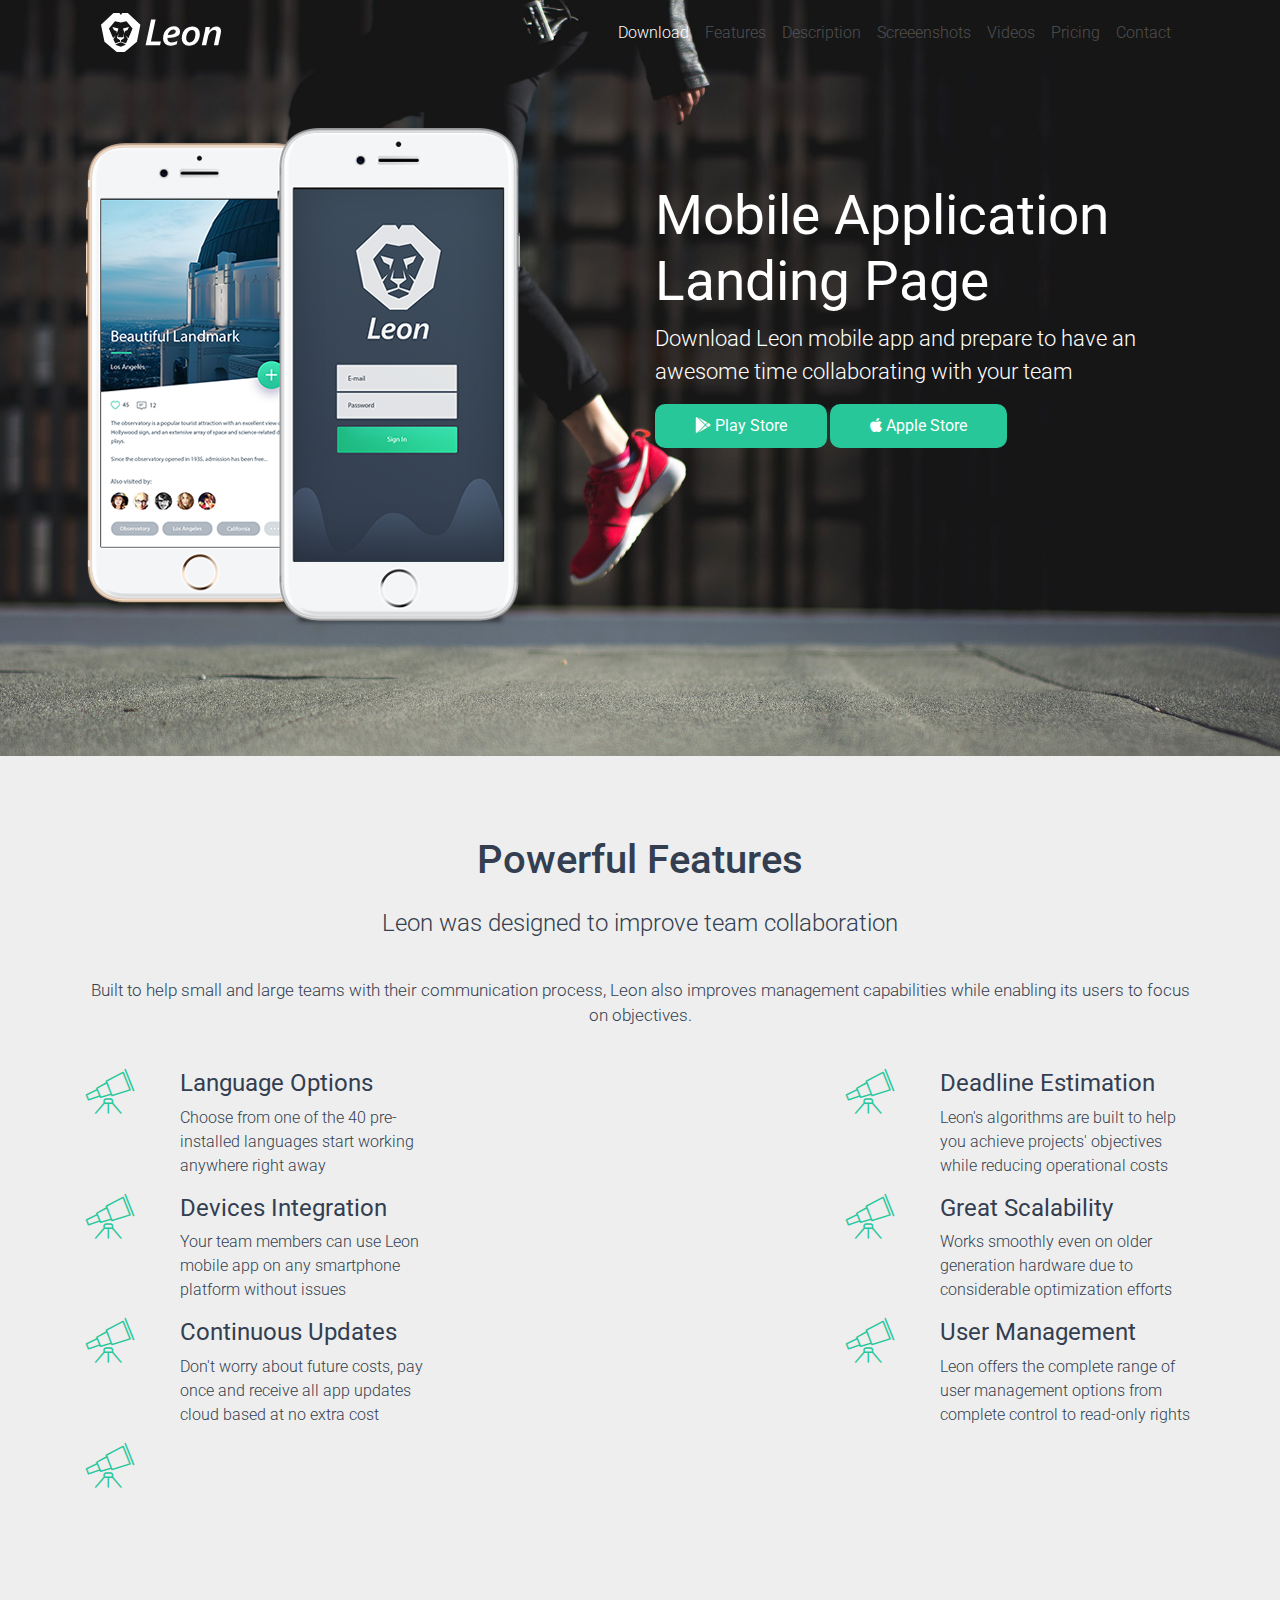
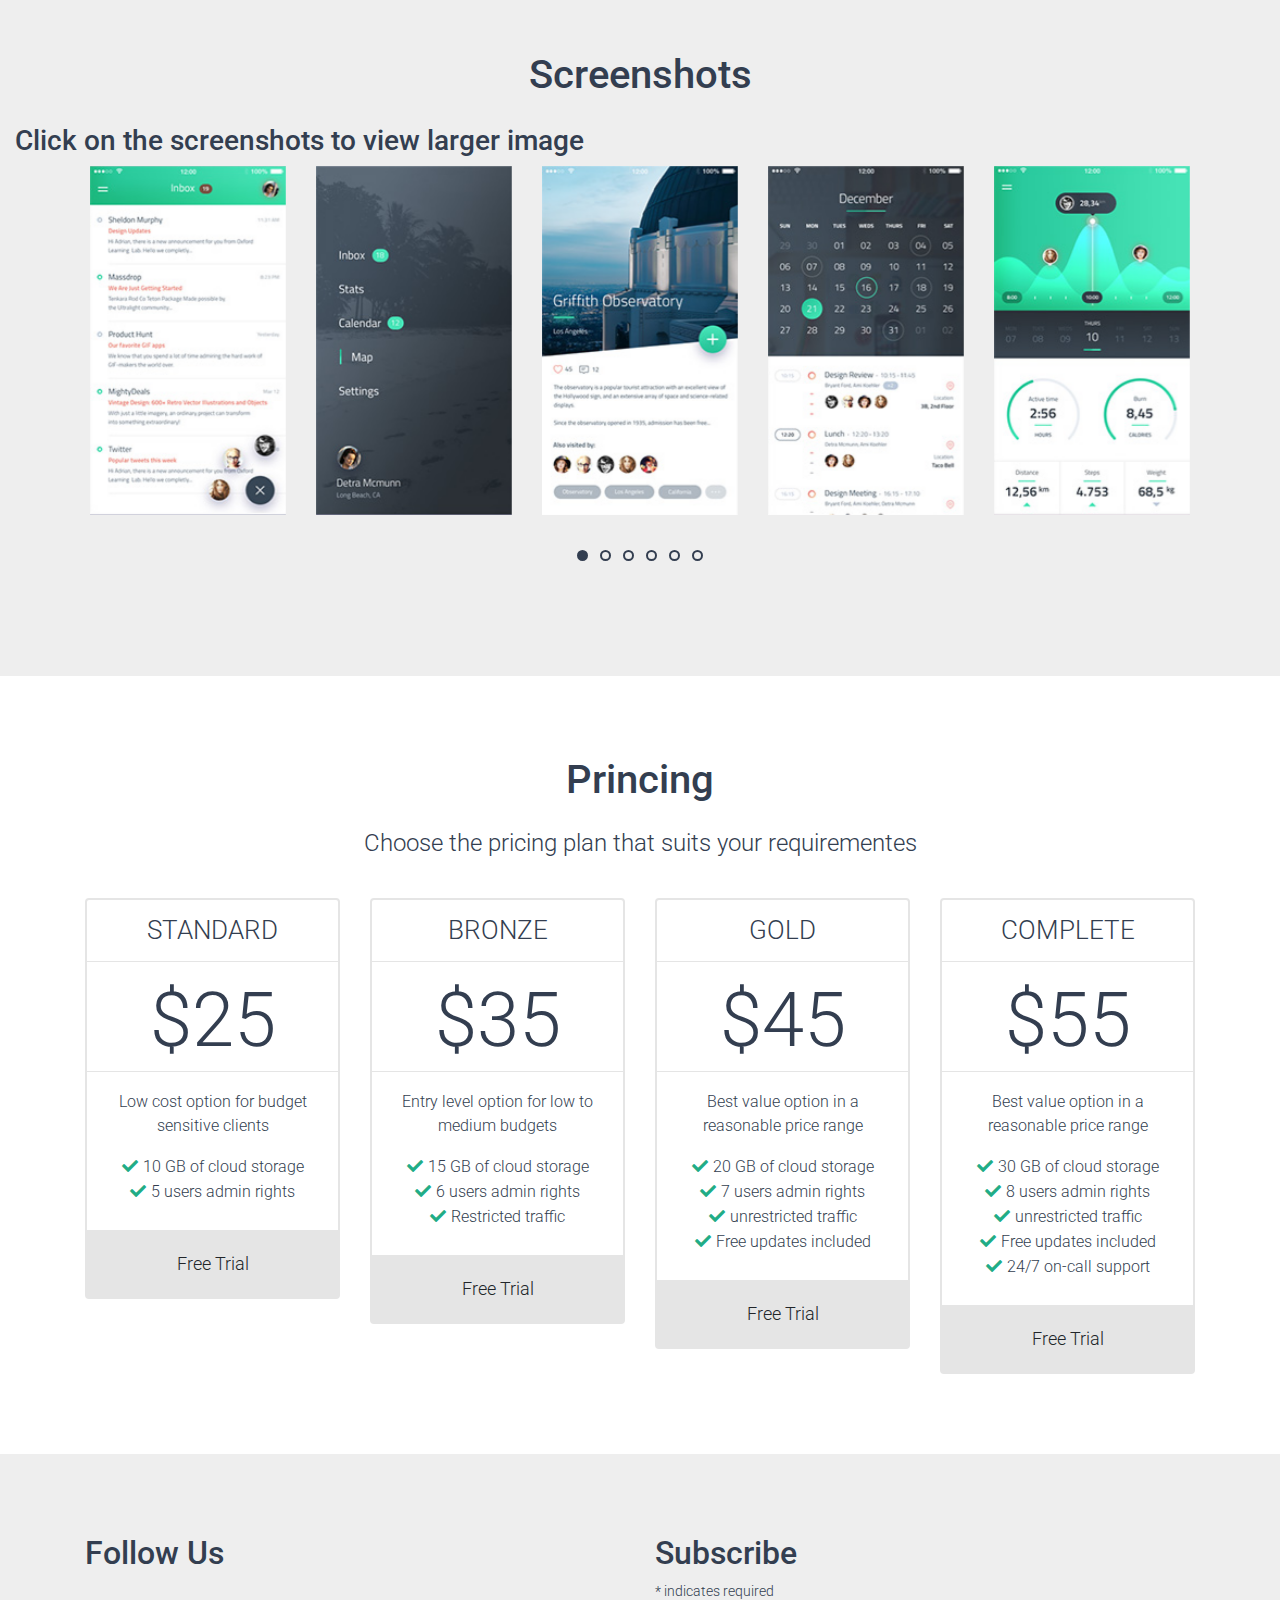
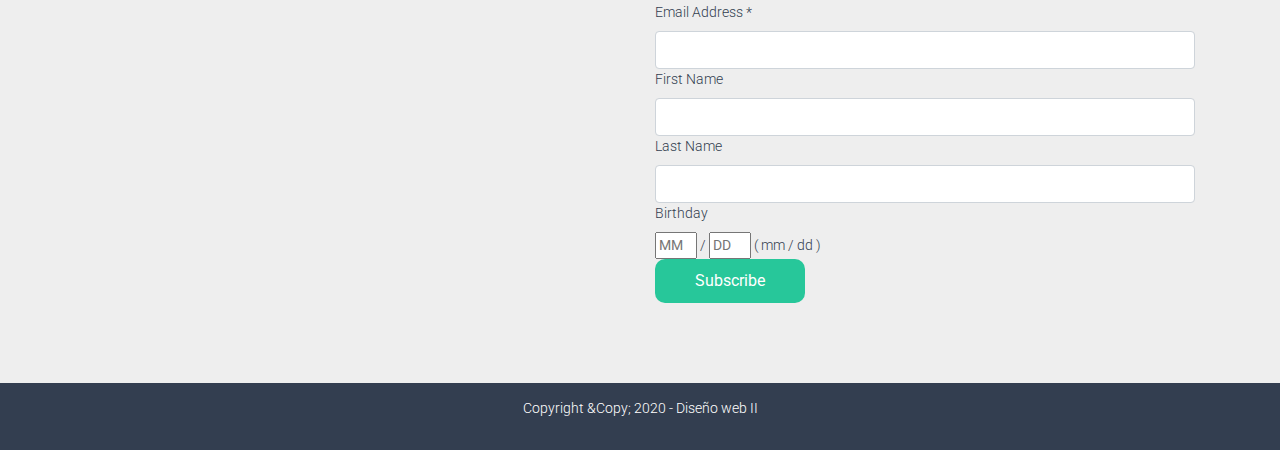
<file: index.html>
<!DOCTYPE html>
<html>
<head>
<meta charset="UTF-8">
<meta name="viewport" content="width=device-width, initial-scale=1, shrink-to-fit=no">
<title>Leon Mobile</title>
<link href="img/favicon.ico" rel="icon">
<link href="css/bootstrap.min.css" rel="stylesheet">
<link href="css/bootstrap-custom.css" rel="stylesheet">
<link href="https://cdnjs.cloudflare.com/ajax/libs/font-awesome/5.11.2/css/all.css" rel="stylesheet">
<link href="css/et-line-font.css" rel="stylesheet">
<link href="css/owl.carousel.min.css" rel="stylesheet">
<link href="css/style.css" rel="stylesheet">
</head>

<body data-spy="scroll" data-target=".navbar">
    
	<header class="header-area">
		<div class="container">
			
			
			<nav class="navbar navbar-expand-lg navbar-light bg-light">
			  
				<a class="navbar-brand" href="index.html"><img src="img/logo.svg" class="img-fluid" alt="leon" width="120px"></a>
				
				
			  <button class="navbar-toggler" type="button" data-toggle="collapse" data-target="#navbar" aria-controls="navbar" aria-expanded="false" aria-label="Toggle navigation">
				<span class="navbar-toggler-icon"></span>
			  </button>

			  <div class="collapse navbar-collapse" id="navbar">
				<ul class="navbar-nav ml-auto">
				  <li class="nav-item active">
					<a class="nav-link" href="#">Download<span class="sr-only">(current)</span></a>
				  </li>
				  <li class="nav-item">
					<a class="nav-link" href="#sec-coaches">Features</a>
				  </li>
				  <li class="nav-item">
					<a class="nav-link" href="#">Description</a>
				  </li>
				  <li class="nav-item">
					<a class="nav-link" href="#">Screeenshots</a>
				  </li>
					<li class="nav-item">
					<a class="nav-link" href="#">Videos</a>
				  </li>
					<li class="nav-item">
					<a class="nav-link" href="#">Pricing</a>
				  </li>
					<li class="nav-item">
					<a class="nav-link" href="#">Contact</a>
				  </li>
				 
				</ul>

			  </div>
			</nav>
			
		</div>
	</header>
    
<section id="hero">
	<div class="container">
	<div class="row">
		<article class="col-md-6 col-sm-6 col-xs-12">
		<img src="img/header-iphone-7.png" class="img-fluid" alt="">
		</article>
		
		<article class="col-md-6 col-sm-6 col-xs-12">
			<h1>Mobile Application Landing Page</h1>
			<p>Download Leon mobile app and prepare to have an awesome time collaborating with your team</p>
			<a href="#" class="btn btn-light btn-verde"><i class="fab fa-google-play"></i> Play Store</a>
			<a href="#" class="btn btn-light btn-verde"><i class="fab fa-apple"></i> Apple Store</a>
		</article>
		
		
		
		</div>
	</div>
	</section>
    
<section id="features" class="section">
	<div class="container ">
	  <h2 class="title">Powerful Features</h2>
	<h3 class="subtitle">Leon was designed to improve team collaboration</h3>
	<p class="text">Built to help small and large teams with their communication process, Leon also improves management capabilities while enabling its users to focus on objectives.</p>
	
	<div class="row">
		<article class="col-md-4 col-sm-4">
		<div class="info row">
			<article class="col-md-3 col-sm-4 col-xs-12">
			 <i class="icon-telescope"></i>
			</article>
			<article class="col-md-9 col-sm-8 col-xs-12">
				<h4>Language Options</h4>
				<p>Choose from one of the 40 pre-installed languages start working anywhere right away</p>
			</article>
			</div>
			<div class="info row">
			<article class="col-md-3 col-sm-4 col-xs-12">
			 <i class="icon-telescope"></i>
			</article>
			<article class="col-md-9 col-sm-8 col-xs-12">
				<h4>Devices Integration</h4>
				<p>Your team members can use Leon mobile app on any smartphone platform without issues</p>
			</article>
			</div>
			<div class="info row">
			<article class="col-md-3 col-sm-4 col-xs-12">
			 <i class="icon-telescope"></i>
			</article>
			<article class="col-md-9 col-sm-8 col-xs-12">
				<h4>Continuous Updates</h4>
				<p>Don't worry about future costs, pay once and receive all app updates cloud based at no extra cost</p>
			</article>
			</div>
			
			<div class="info row">
			<article class="col-md-3 col-sm-4 col-xs-12">
			 <i class="icon-telescope"></i>
			</article>
			
			</div>
		</article>
		
		<article class="col-md-4 col-sm-4">
		
		</article>
		
		<article class="col-md-4 col-sm-4">
		<div class="info row">
			<article class="col-md-3 col-sm-4 col-xs-12">
			 <i class="icon-telescope"></i>
			</article>
			<article class="col-md-9 col-sm-8 col-xs-12">
				<h4>Deadline Estimation</h4>
				<p>Leon's algorithms are built to help you achieve projects' objectives while reducing operational costs</p>
			</article>
			</div>
			<div class="info row">
			<article class="col-md-3 col-sm-4 col-xs-12">
			 <i class="icon-telescope"></i>
			</article>
			<article class="col-md-9 col-sm-8 col-xs-12">
				<h4>Great Scalability</h4>
				<p>Works smoothly even on older generation hardware due to considerable optimization efforts</p>
			</article>
			</div>
			<div class="info row">
			<article class="col-md-3 col-sm-4 col-xs-12">
			 <i class="icon-telescope"></i>
			</article>
			<article class="col-md-9 col-sm-8 col-xs-12">
				<h4>User Management</h4>
				<p>Leon offers the complete range of user management options from complete control to read-only rights</p>
			</article>
			</div>

		</article>
		</div>
		 
	</div>
	</section>

	<section id="screenshots" class="section">
		<div class="container-fluid">
		<h2 class="title">Screenshots </h2>
		<h3 class="Subtitle">Click on the screenshots to view larger image</h3>
		
		<article class="app-carousel owl-carousel">
			<div> 
				<img src="img/screenshot-1.jpg" class="img-fluid" alt="Screenshot">
			</div>
			<div> 
				<img src="img/screenshot-2.jpg" class="img-fluid" alt="Screenshot">
			</div>
			<div> 
				<img src="img/screenshot-3.jpg" class="img-fluid" alt="Screenshot">
			</div>
			<div> 
				<img src="img/screenshot-4.jpg" class="img-fluid" alt="Screenshot">
			</div>
			<div> 
				<img src="img/screenshot-5.jpg" class="img-fluid" alt="Screenshot">
			</div>
			<div> 
				<img src="img/screenshot-6.jpg" class="img-fluid" alt="Screenshot">
			</div>
		</article>
		</div>
	
	</section>
	
	<section id="pricing" class="section">
		<div class="container">
		<h2 class="title">Princing</h2>
		<h3 class="subtitle">Choose the pricing plan that suits your requirementes</h3>
			<div class="row">
			<article class="col-md-3 col-sm-6 col-xs-12">
				<div class="price">
				<h3>Standard</h3>
				<h4>$25</h4>
					<div class="info">
						<p>Low cost option for budget sensitive clients</p>
						<ul>
							<li>10 GB of cloud storage</li>
							<li>5 users admin rights</li>
						</ul>
					</div>
					<a href="#" class="btn btn-light btn-block">Free Trial</a>
				</div>
				</article>
			<article class="col-md-3 col-sm-6 col-xs-12">
				<div class="price">
				<h3>BRONZE</h3>
				<h4>$35</h4>
					<div class="info">
						<p>Entry level option for low to medium budgets</p>
						<ul>
							<li>15 GB of cloud storage</li>
							<li>6 users admin rights</li>
							<li>Restricted traffic</li>
						</ul>
					</div>
					<a href="#" class="btn btn-light btn-block">Free Trial</a>
				</div>
				</article>
				<article class="col-md-3 col-sm-6 col-xs-12">
				<div class="price">
				<h3>GOLD</h3>
				<h4>$45</h4>
					<div class="info">
						<p>Best value option in a reasonable price range</p>
						<ul>
							<li>20 GB of cloud storage</li>
							<li>7 users admin rights</li>
							<li>unrestricted traffic</li>
							<li>Free updates included</li>
						</ul>
					</div>
					<a href="#" class="btn btn-light btn-block">Free Trial</a>
				</div>
				</article>
				<article class="col-md-3 col-sm-6 col-xs-12">
				<div class="price">
				<h3>COMPLETE</h3>
				<h4>$55</h4>
					<div class="info">
						<p>Best value option in a reasonable price range</p>
						<ul>
							<li>30 GB of cloud storage</li>
							<li>8 users admin rights</li>
							<li>unrestricted traffic</li>
							<li>Free updates included</li>
							<li>24/7 on-call support</li>
						</ul>
					</div>
					<a href="#" class="btn btn-light btn-block">Free Trial</a>
				</div>
				</article>
			</div>
		</div>
	</section>
	
	<section id="subscribe" class="section">
	 <div class="container">
		<div class="row">
		 <article class="col-md-6 col-sm-12">
			<h2>Follow Us</h2>
			</article>
			<article class="col-md-6 col-sm-12">
			
				<!-- Begin Mailchimp Signup Form -->
<div id="mc_embed_signup">
<form action="https://gmail.us4.list-manage.com/subscribe/post?u=bf0728db788898cc48ad89efe&amp;id=8249e5439f" method="post" id="mc-embedded-subscribe-form" name="mc-embedded-subscribe-form" class="validate" target="_blank" novalidate>
    <div id="mc_embed_signup_scroll">
	<h2>Subscribe</h2>
<div class="indicates-required"><span class="asterisk">*</span> indicates required</div>
<div class="mc-field-group">
	<label for="mce-EMAIL">Email Address  <span class="asterisk">*</span>
</label>
	<input type="email" value="" name="EMAIL" class="required email form-control" id="mce-EMAIL">
</div>
<div class="mc-field-group">
	<label for="mce-FNAME">First Name </label>
	<input type="text" value="" name="FNAME" class="form-control" id="mce-FNAME">
</div>
<div class="mc-field-group">
	<label for="mce-LNAME">Last Name </label>
	<input type="text" value="" name="LNAME" class="form-control" id="mce-LNAME">
</div>
<div class="mc-field-group size1of2">
	<label for="mce-BIRTHDAY-month">Birthday </label>
	<div class="datefield">
		<span class="subfield monthfield"><input class="birthday " type="text" pattern="[0-9]*" value="" placeholder="MM" size="2" maxlength="2" name="BIRTHDAY[month]" id="mce-BIRTHDAY-month"></span> / 
		<span class="subfield dayfield"><input class="birthday " type="text" pattern="[0-9]*" value="" placeholder="DD" size="2" maxlength="2" name="BIRTHDAY[day]" id="mce-BIRTHDAY-day"></span> 
		<span class="small-meta nowrap">( mm / dd )</span>
	</div>
</div>	<div id="mce-responses" class="clear">
		<div class="response" id="mce-error-response" style="display:none"></div>
		<div class="response" id="mce-success-response" style="display:none"></div>
	</div>    <!-- real people should not fill this in and expect good things - do not remove this or risk form bot signups-->
    <div style="position: absolute; left: -5000px;" aria-hidden="true"><input type="text" name="b_bf0728db788898cc48ad89efe_8249e5439f" tabindex="-1" value=""></div>
    <div class="clear"><input type="submit" value="Subscribe" name="subscribe" id="mc-embedded-subscribe" class="btn btn-verde"></div>
    </div>
</form>
</div>
<script type='text/javascript' src='//s3.amazonaws.com/downloads.mailchimp.com/js/mc-validate.js'></script><script type='text/javascript'>(function($) {window.fnames = new Array(); window.ftypes = new Array();fnames[0]='EMAIL';ftypes[0]='email';fnames[1]='FNAME';ftypes[1]='text';fnames[2]='LNAME';ftypes[2]='text';fnames[3]='ADDRESS';ftypes[3]='address';fnames[4]='PHONE';ftypes[4]='phone';fnames[5]='BIRTHDAY';ftypes[5]='birthday';}(jQuery));var $mcj = jQuery.noConflict(true);</script>
<!--End mc_embed_signup-->
			</article>
		 </div>
		</div>
	</section>
			 
	<footer> 
		<div class="container">
		<p>Copyright &Copy; 2020 - Diseño web II</p>
		</div>
	
	</footer>
    <script src="js/jquery.min.js"></script>
    <script src="js/bootstrap.min.js"></script>
	<script src="js/owl.carousel.min.js"></script>
	<script src="js/jquery.easing.min.js"></script>
	<script src="js/jquery.nav.js"></script>
    <script>
		$(function() {
			$(window).on('scroll', function () {
				if ($(window).scrollTop() > 48) {
					$('.header-area').addClass('sticky slideInDown');
				} else {
					$('.header-area').removeClass('sticky slideInDown');
				}
			});
			
			$('#nav').onePageNav({
				currentClass: 'active',
				scrollSpeed: 1000,
				easing: 'easeOutQuad'
        	});
			
			
			
		});
	</script>
	<script>

$(function(){

$(".app-carousel").owlCarousel({
				items: 1,
				loop: true,
				autoplay: true,
				smartSpeed: 800,
				margin: 30,
				center: true,
				dots: true,
				responsive: {
					0: {
						items: 1
					},
					480: {
						items: 3
					},
					992: {
						items: 5
					}
				}
			});


});

</script>
	<!-- Global site tag (gtag.js) - Google Analytics -->
<script async src="https://www.googletagmanager.com/gtag/js?id=UA-157892479-1"></script>
<script>
  window.dataLayer = window.dataLayer || [];
  function gtag(){dataLayer.push(arguments);}
  gtag('js', new Date());

  gtag('config', 'UA-157892479-1');
</script>

</body>

</html>

<body>
</body>
</file>
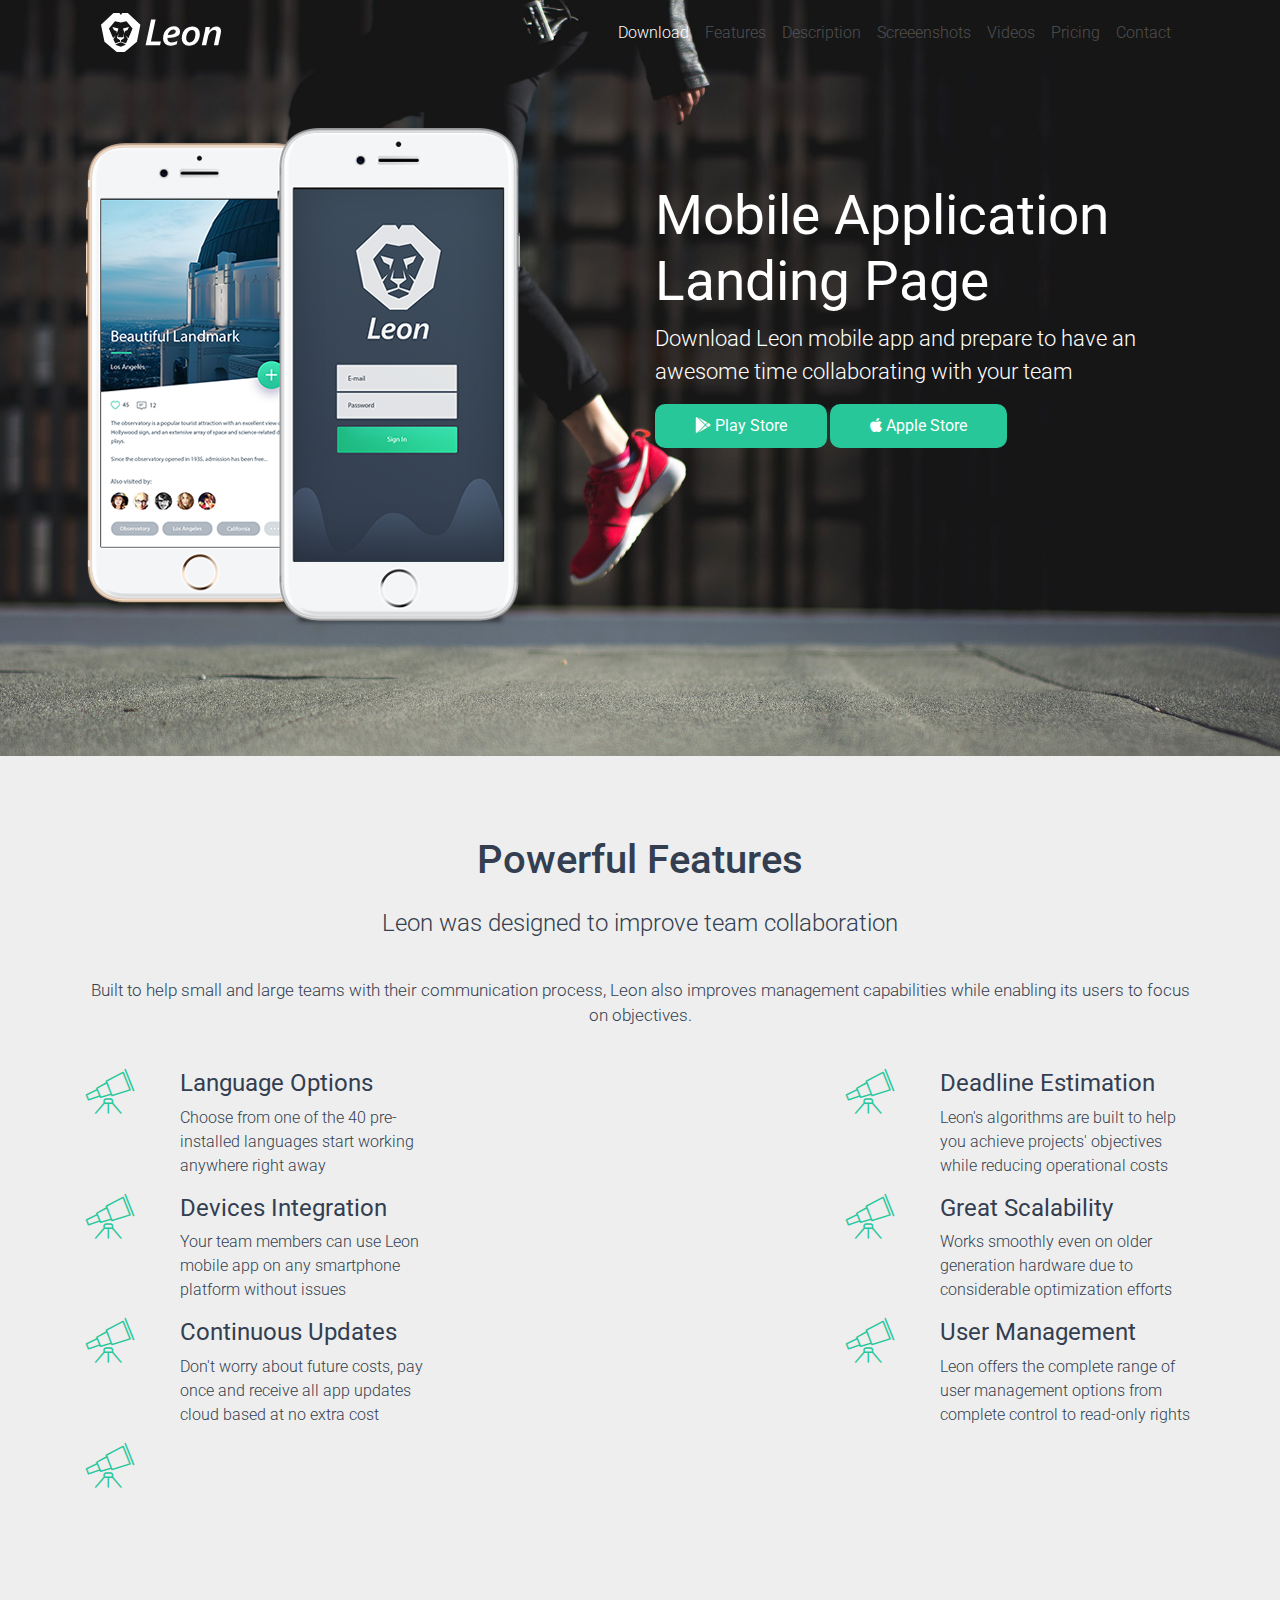
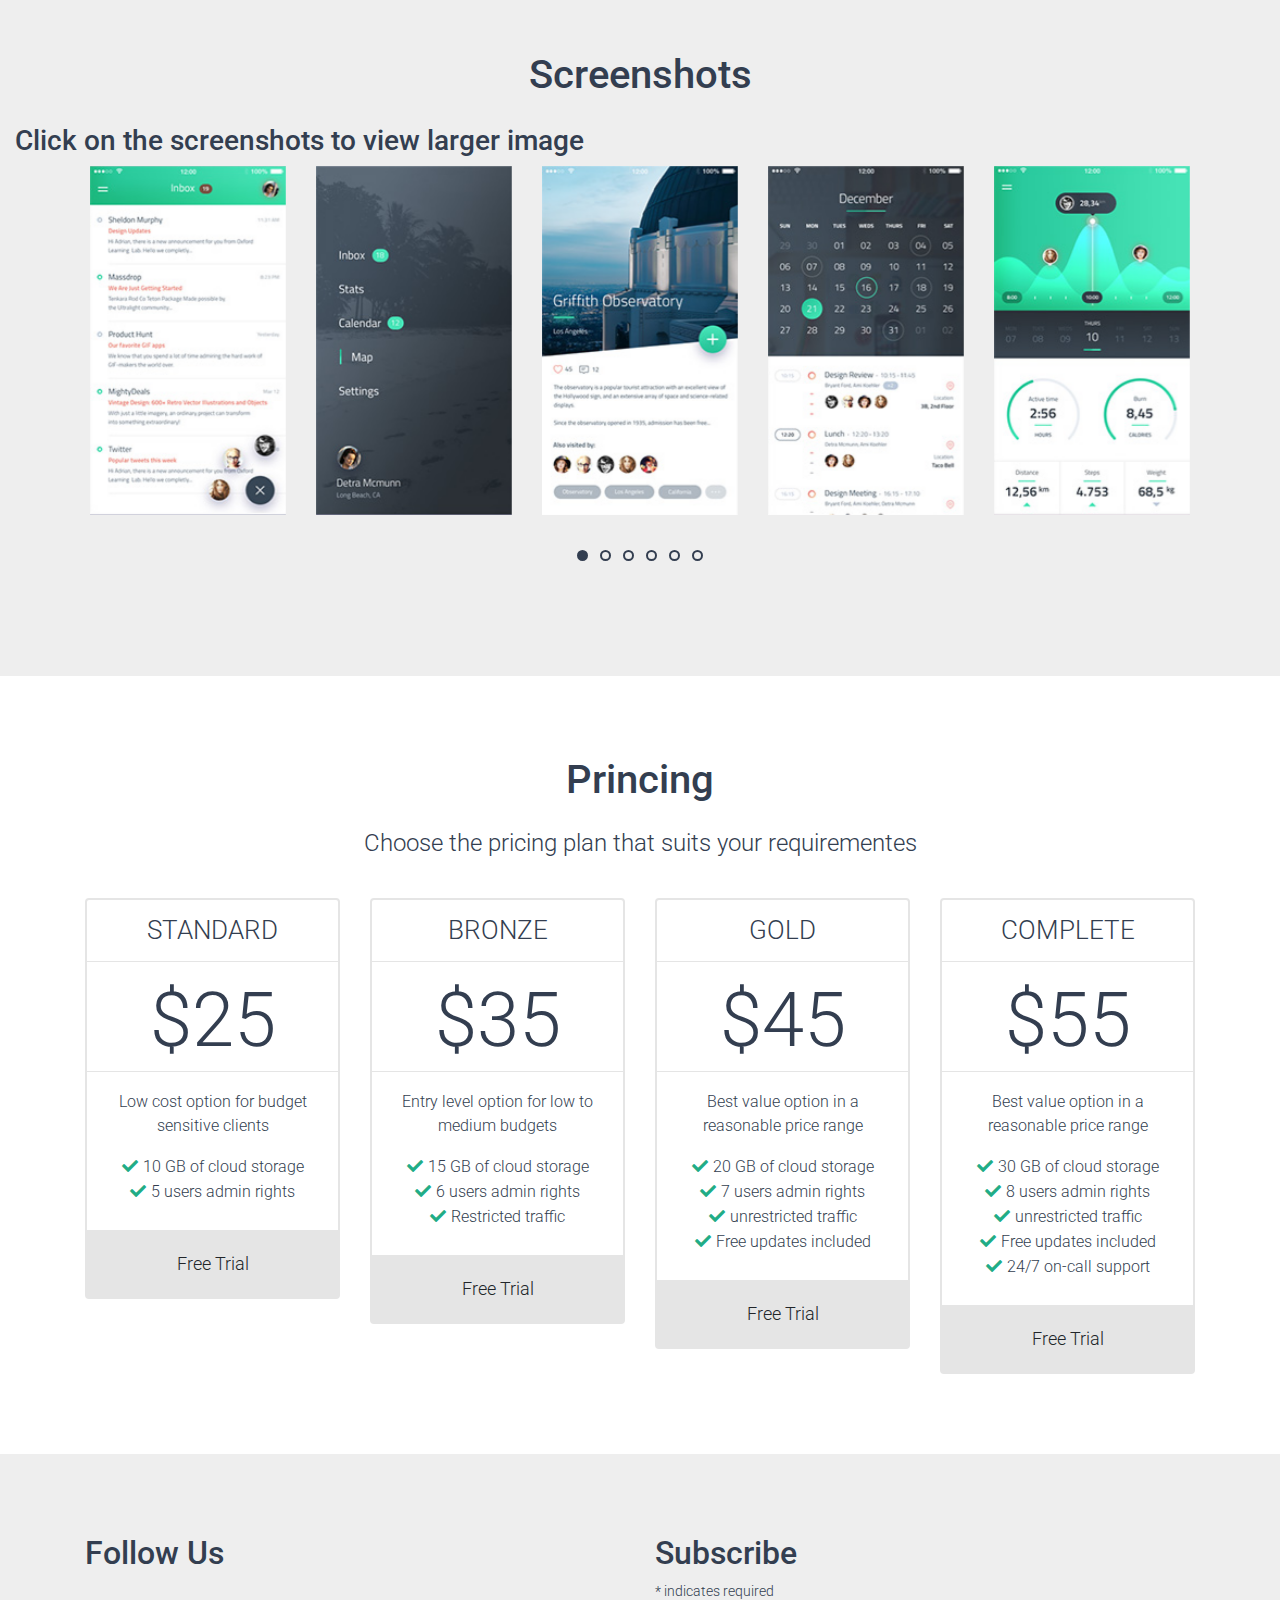
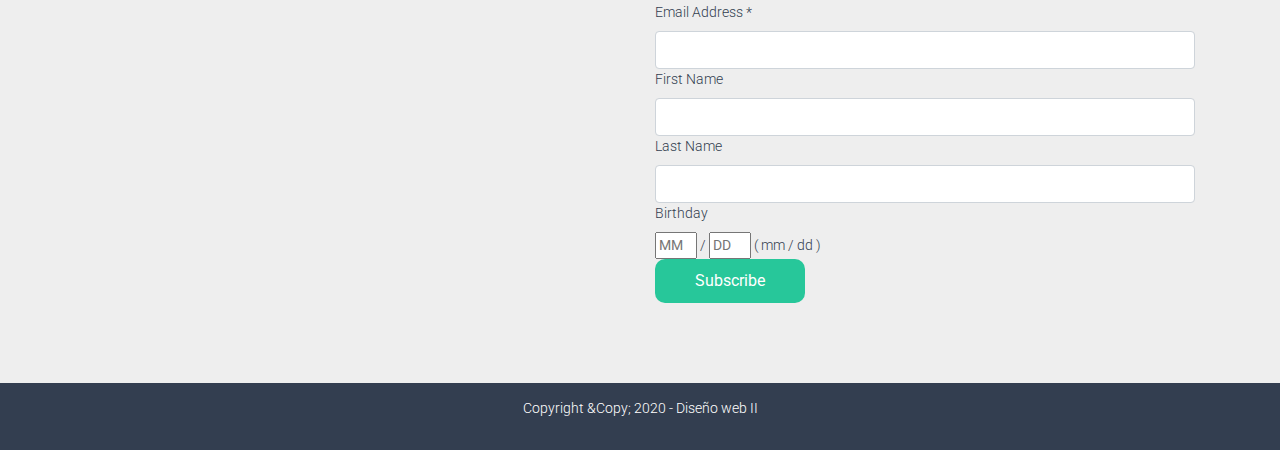
<file: Untitled-2.html>
<!DOCTYPE html>
<html>
<head>
<meta charset="UTF-8">
<meta name="viewport" content="width=device-width, initial-scale=1, shrink-to-fit=no">
<title>Leon Mobile</title>
<link href="img/favicon.ico" rel="icon">
<link href="css/bootstrap.min.css" rel="stylesheet">
<link href="css/bootstrap-custom.css" rel="stylesheet">
<link href="https://cdnjs.cloudflare.com/ajax/libs/font-awesome/5.11.2/css/all.css" rel="stylesheet">
<link href="css/et-line-font.css" rel="stylesheet">
<link href="css/owl.carousel.min.css" rel="stylesheet">
<link href="css/style.css" rel="stylesheet">
</head>

<body data-spy="scroll" data-target=".navbar">
    
	<header class="header-area">
		<div class="container">
			
			
			<nav class="navbar navbar-expand-lg navbar-light bg-light">
			  
				<a class="navbar-brand" href="index.html"><img src="img/logo.svg" class="img-fluid" alt="leon" width="120px"></a>
				
				
			  <button class="navbar-toggler" type="button" data-toggle="collapse" data-target="#navbar" aria-controls="navbar" aria-expanded="false" aria-label="Toggle navigation">
				<span class="navbar-toggler-icon"></span>
			  </button>

			  <div class="collapse navbar-collapse" id="navbar">
				<ul class="navbar-nav ml-auto">
				  <li class="nav-item active">
					<a class="nav-link" href="#">Download<span class="sr-only">(current)</span></a>
				  </li>
				  <li class="nav-item">
					<a class="nav-link" href="#sec-coaches">Features</a>
				  </li>
				  <li class="nav-item">
					<a class="nav-link" href="#">Description</a>
				  </li>
				  <li class="nav-item">
					<a class="nav-link" href="#">Screeenshots</a>
				  </li>
					<li class="nav-item">
					<a class="nav-link" href="#">Videos</a>
				  </li>
					<li class="nav-item">
					<a class="nav-link" href="#">Pricing</a>
				  </li>
					<li class="nav-item">
					<a class="nav-link" href="#">Contact</a>
				  </li>
				 
				</ul>

			  </div>
			</nav>
			
		</div>
	</header>
    
<section id="hero">
	<div class="container">
	<div class="row">
		<article class="col-md-6 col-sm-6 col-xs-12">
		<img src="img/header-iphone-7.png" class="img-fluid" alt="">
		</article>
		
		<article class="col-md-6 col-sm-6 col-xs-12">
			<h1>Mobile Application Landing Page</h1>
			<p>Download Leon mobile app and prepare to have an awesome time collaborating with your team</p>
			<a href="#" class="btn btn-light btn-verde"><i class="fab fa-google-play"></i> Play Store</a>
			<a href="#" class="btn btn-light btn-verde"><i class="fab fa-apple"></i> Apple Store</a>
		</article>
		
		
		
		</div>
	</div>
	</section>
    
<section id="features" class="section">
	<div class="container ">
	  <h2 class="title">Powerful Features</h2>
	<h3 class="subtitle">Leon was designed to improve team collaboration</h3>
	<p class="text">Built to help small and large teams with their communication process, Leon also improves management capabilities while enabling its users to focus on objectives.</p>
	
	<div class="row">
		<article class="col-md-4 col-sm-4">
		<div class="info row">
			<article class="col-md-3 col-sm-4 col-xs-12">
			 <i class="icon-telescope"></i>
			</article>
			<article class="col-md-9 col-sm-8 col-xs-12">
				<h4>Language Options</h4>
				<p>Choose from one of the 40 pre-installed languages start working anywhere right away</p>
			</article>
			</div>
			<div class="info row">
			<article class="col-md-3 col-sm-4 col-xs-12">
			 <i class="icon-telescope"></i>
			</article>
			<article class="col-md-9 col-sm-8 col-xs-12">
				<h4>Devices Integration</h4>
				<p>Your team members can use Leon mobile app on any smartphone platform without issues</p>
			</article>
			</div>
			<div class="info row">
			<article class="col-md-3 col-sm-4 col-xs-12">
			 <i class="icon-telescope"></i>
			</article>
			<article class="col-md-9 col-sm-8 col-xs-12">
				<h4>Continuous Updates</h4>
				<p>Don't worry about future costs, pay once and receive all app updates cloud based at no extra cost</p>
			</article>
			</div>
			
			<div class="info row">
			<article class="col-md-3 col-sm-4 col-xs-12">
			 <i class="icon-telescope"></i>
			</article>
			
			</div>
		</article>
		
		<article class="col-md-4 col-sm-4">
		
		</article>
		
		<article class="col-md-4 col-sm-4">
		<div class="info row">
			<article class="col-md-3 col-sm-4 col-xs-12">
			 <i class="icon-telescope"></i>
			</article>
			<article class="col-md-9 col-sm-8 col-xs-12">
				<h4>Deadline Estimation</h4>
				<p>Leon's algorithms are built to help you achieve projects' objectives while reducing operational costs</p>
			</article>
			</div>
			<div class="info row">
			<article class="col-md-3 col-sm-4 col-xs-12">
			 <i class="icon-telescope"></i>
			</article>
			<article class="col-md-9 col-sm-8 col-xs-12">
				<h4>Great Scalability</h4>
				<p>Works smoothly even on older generation hardware due to considerable optimization efforts</p>
			</article>
			</div>
			<div class="info row">
			<article class="col-md-3 col-sm-4 col-xs-12">
			 <i class="icon-telescope"></i>
			</article>
			<article class="col-md-9 col-sm-8 col-xs-12">
				<h4>User Management</h4>
				<p>Leon offers the complete range of user management options from complete control to read-only rights</p>
			</article>
			</div>

		</article>
		</div>
		 
	</div>
	</section>

	<section id="screenshots" class="section">
		<div class="container-fluid">
		<h2 class="title">Screenshots </h2>
		<h3 class="Subtitle">Click on the screenshots to view larger image</h3>
		
		<article class="app-carousel owl-carousel">
			<div> 
				<img src="img/screenshot-1.jpg" class="img-fluid" alt="Screenshot">
			</div>
			<div> 
				<img src="img/screenshot-2.jpg" class="img-fluid" alt="Screenshot">
			</div>
			<div> 
				<img src="img/screenshot-3.jpg" class="img-fluid" alt="Screenshot">
			</div>
			<div> 
				<img src="img/screenshot-4.jpg" class="img-fluid" alt="Screenshot">
			</div>
			<div> 
				<img src="img/screenshot-5.jpg" class="img-fluid" alt="Screenshot">
			</div>
			<div> 
				<img src="img/screenshot-6.jpg" class="img-fluid" alt="Screenshot">
			</div>
		</article>
		</div>
	
	</section>
	
	<section id="pricing" class="section">
		<div class="container">
		<h2 class="title">Princing</h2>
		<h3 class="subtitle">Choose the pricing plan that suits your requirementes</h3>
			<div class="row">
			<article class="col-md-3 col-sm-6 col-xs-12">
				<div class="price">
				<h3>Standard</h3>
				<h4>$25</h4>
					<div class="info">
						<p>Low cost option for budget sensitive clients</p>
						<ul>
							<li>10 GB of cloud storage</li>
							<li>5 users admin rights</li>
						</ul>
					</div>
					<a href="#" class="btn btn-light btn-block">Free Trial</a>
				</div>
				</article>
			<article class="col-md-3 col-sm-6 col-xs-12">
				<div class="price">
				<h3>BRONZE</h3>
				<h4>$35</h4>
					<div class="info">
						<p>Entry level option for low to medium budgets</p>
						<ul>
							<li>15 GB of cloud storage</li>
							<li>6 users admin rights</li>
							<li>Restricted traffic</li>
						</ul>
					</div>
					<a href="#" class="btn btn-light btn-block">Free Trial</a>
				</div>
				</article>
				<article class="col-md-3 col-sm-6 col-xs-12">
				<div class="price">
				<h3>GOLD</h3>
				<h4>$45</h4>
					<div class="info">
						<p>Best value option in a reasonable price range</p>
						<ul>
							<li>20 GB of cloud storage</li>
							<li>7 users admin rights</li>
							<li>unrestricted traffic</li>
							<li>Free updates included</li>
						</ul>
					</div>
					<a href="#" class="btn btn-light btn-block">Free Trial</a>
				</div>
				</article>
				<article class="col-md-3 col-sm-6 col-xs-12">
				<div class="price">
				<h3>COMPLETE</h3>
				<h4>$55</h4>
					<div class="info">
						<p>Best value option in a reasonable price range</p>
						<ul>
							<li>30 GB of cloud storage</li>
							<li>8 users admin rights</li>
							<li>unrestricted traffic</li>
							<li>Free updates included</li>
							<li>24/7 on-call support</li>
						</ul>
					</div>
					<a href="#" class="btn btn-light btn-block">Free Trial</a>
				</div>
				</article>
			</div>
		</div>
	</section>
	
	<section id="subscribe" class="section">
	 <div class="container">
		<div class="row">
		 <article class="col-md-6 col-sm-12">
			<h2>Follow Us</h2>
			</article>
			<article class="col-md-6 col-sm-12">
			
				<!-- Begin Mailchimp Signup Form -->
<div id="mc_embed_signup">
<form action="https://gmail.us4.list-manage.com/subscribe/post?u=bf0728db788898cc48ad89efe&amp;id=8249e5439f" method="post" id="mc-embedded-subscribe-form" name="mc-embedded-subscribe-form" class="validate" target="_blank" novalidate>
    <div id="mc_embed_signup_scroll">
	<h2>Subscribe</h2>
<div class="indicates-required"><span class="asterisk">*</span> indicates required</div>
<div class="mc-field-group">
	<label for="mce-EMAIL">Email Address  <span class="asterisk">*</span>
</label>
	<input type="email" value="" name="EMAIL" class="required email form-control" id="mce-EMAIL">
</div>
<div class="mc-field-group">
	<label for="mce-FNAME">First Name </label>
	<input type="text" value="" name="FNAME" class="form-control" id="mce-FNAME">
</div>
<div class="mc-field-group">
	<label for="mce-LNAME">Last Name </label>
	<input type="text" value="" name="LNAME" class="form-control" id="mce-LNAME">
</div>
<div class="mc-field-group size1of2">
	<label for="mce-BIRTHDAY-month">Birthday </label>
	<div class="datefield">
		<span class="subfield monthfield"><input class="birthday " type="text" pattern="[0-9]*" value="" placeholder="MM" size="2" maxlength="2" name="BIRTHDAY[month]" id="mce-BIRTHDAY-month"></span> / 
		<span class="subfield dayfield"><input class="birthday " type="text" pattern="[0-9]*" value="" placeholder="DD" size="2" maxlength="2" name="BIRTHDAY[day]" id="mce-BIRTHDAY-day"></span> 
		<span class="small-meta nowrap">( mm / dd )</span>
	</div>
</div>	<div id="mce-responses" class="clear">
		<div class="response" id="mce-error-response" style="display:none"></div>
		<div class="response" id="mce-success-response" style="display:none"></div>
	</div>    <!-- real people should not fill this in and expect good things - do not remove this or risk form bot signups-->
    <div style="position: absolute; left: -5000px;" aria-hidden="true"><input type="text" name="b_bf0728db788898cc48ad89efe_8249e5439f" tabindex="-1" value=""></div>
    <div class="clear"><input type="submit" value="Subscribe" name="subscribe" id="mc-embedded-subscribe" class="btn btn-verde"></div>
    </div>
</form>
</div>
<script type='text/javascript' src='//s3.amazonaws.com/downloads.mailchimp.com/js/mc-validate.js'></script><script type='text/javascript'>(function($) {window.fnames = new Array(); window.ftypes = new Array();fnames[0]='EMAIL';ftypes[0]='email';fnames[1]='FNAME';ftypes[1]='text';fnames[2]='LNAME';ftypes[2]='text';fnames[3]='ADDRESS';ftypes[3]='address';fnames[4]='PHONE';ftypes[4]='phone';fnames[5]='BIRTHDAY';ftypes[5]='birthday';}(jQuery));var $mcj = jQuery.noConflict(true);</script>
<!--End mc_embed_signup-->
			</article>
		 </div>
		</div>
	</section>
			 
	<footer> 
		<div class="container">
		<p>Copyright &Copy; 2020 - Diseño web II</p>
		</div>
	
	</footer>
    <script src="js/jquery.min.js"></script>
    <script src="js/bootstrap.min.js"></script>
	<script src="js/owl.carousel.min.js"></script>
	<script src="js/jquery.easing.min.js"></script>
	<script src="js/jquery.nav.js"></script>
    <script>
		$(function() {
			$(window).on('scroll', function () {
				if ($(window).scrollTop() > 48) {
					$('.header-area').addClass('sticky slideInDown');
				} else {
					$('.header-area').removeClass('sticky slideInDown');
				}
			});
			
			$('#nav').onePageNav({
				currentClass: 'active',
				scrollSpeed: 1000,
				easing: 'easeOutQuad'
        	});
			
			
			
		});
	</script>
	<script>

$(function(){

$(".app-carousel").owlCarousel({
				items: 1,
				loop: true,
				autoplay: true,
				smartSpeed: 800,
				margin: 30,
				center: true,
				dots: true,
				responsive: {
					0: {
						items: 1
					},
					480: {
						items: 3
					},
					992: {
						items: 5
					}
				}
			});


});

</script>
</body>

</html>

<body>
</body>
</file>
<file: css/et-line-font.css>
@font-face {
	font-family: 'et-line';
	src:url('../fonts/et-line.eot');
	src:url('../fonts/et-line.eot?#iefix') format('embedded-opentype'),
url('../fonts/et-line.woff') format('woff'),
url('../fonts/et-line.ttf') format('truetype'),
url('../fonts/et-line.svg#et-line') format('svg');
	font-weight: normal;
	font-style: normal;
}

/* Use the following CSS code if you want to use data attributes for inserting your icons */
[data-icon]:before {
	font-family: 'et-line';
	content: attr(data-icon);
	speak: none;
	font-weight: normal;
	font-variant: normal;
	text-transform: none;
	line-height: 1;
	-webkit-font-smoothing: antialiased;
	-moz-osx-font-smoothing: grayscale;
	display:inline-block;
}

/* Use the following CSS code if you want to have a class per icon */
/*
Instead of a list of all class selectors,
you can use the generic selector below, but it's slower:
[class*="icon-"] {
*/
.icon-mobile, .icon-laptop, .icon-desktop, .icon-tablet, .icon-phone, .icon-document, .icon-documents, .icon-search, .icon-clipboard, .icon-newspaper, .icon-notebook, .icon-book-open, .icon-browser, .icon-calendar, .icon-presentation, .icon-picture, .icon-pictures, .icon-video, .icon-camera, .icon-printer, .icon-toolbox, .icon-briefcase, .icon-wallet, .icon-gift, .icon-bargraph, .icon-grid, .icon-expand, .icon-focus, .icon-edit, .icon-adjustments, .icon-ribbon, .icon-hourglass, .icon-lock, .icon-megaphone, .icon-shield, .icon-trophy, .icon-flag, .icon-map, .icon-puzzle, .icon-basket, .icon-envelope, .icon-streetsign, .icon-telescope, .icon-gears, .icon-key, .icon-paperclip, .icon-attachment, .icon-pricetags, .icon-lightbulb, .icon-layers, .icon-pencil, .icon-tools, .icon-tools-2, .icon-scissors, .icon-paintbrush, .icon-magnifying-glass, .icon-circle-compass, .icon-linegraph, .icon-mic, .icon-strategy, .icon-beaker, .icon-caution, .icon-recycle, .icon-anchor, .icon-profile-male, .icon-profile-female, .icon-bike, .icon-wine, .icon-hotairballoon, .icon-globe, .icon-genius, .icon-map-pin, .icon-dial, .icon-chat, .icon-heart, .icon-cloud, .icon-upload, .icon-download, .icon-target, .icon-hazardous, .icon-piechart, .icon-speedometer, .icon-global, .icon-compass, .icon-lifesaver, .icon-clock, .icon-aperture, .icon-quote, .icon-scope, .icon-alarmclock, .icon-refresh, .icon-happy, .icon-sad, .icon-facebook, .icon-twitter, .icon-googleplus, .icon-rss, .icon-tumblr, .icon-linkedin, .icon-dribbble {
	font-family: 'et-line';
	speak: none;
	font-style: normal;
	font-weight: normal;
	font-variant: normal;
	text-transform: none;
	line-height: 1;
	-webkit-font-smoothing: antialiased;
	-moz-osx-font-smoothing: grayscale;
	display:inline-block;
}
.icon-mobile:before {
	content: "\e000";
}
.icon-laptop:before {
	content: "\e001";
}
.icon-desktop:before {
	content: "\e002";
}
.icon-tablet:before {
	content: "\e003";
}
.icon-phone:before {
	content: "\e004";
}
.icon-document:before {
	content: "\e005";
}
.icon-documents:before {
	content: "\e006";
}
.icon-search:before {
	content: "\e007";
}
.icon-clipboard:before {
	content: "\e008";
}
.icon-newspaper:before {
	content: "\e009";
}
.icon-notebook:before {
	content: "\e00a";
}
.icon-book-open:before {
	content: "\e00b";
}
.icon-browser:before {
	content: "\e00c";
}
.icon-calendar:before {
	content: "\e00d";
}
.icon-presentation:before {
	content: "\e00e";
}
.icon-picture:before {
	content: "\e00f";
}
.icon-pictures:before {
	content: "\e010";
}
.icon-video:before {
	content: "\e011";
}
.icon-camera:before {
	content: "\e012";
}
.icon-printer:before {
	content: "\e013";
}
.icon-toolbox:before {
	content: "\e014";
}
.icon-briefcase:before {
	content: "\e015";
}
.icon-wallet:before {
	content: "\e016";
}
.icon-gift:before {
	content: "\e017";
}
.icon-bargraph:before {
	content: "\e018";
}
.icon-grid:before {
	content: "\e019";
}
.icon-expand:before {
	content: "\e01a";
}
.icon-focus:before {
	content: "\e01b";
}
.icon-edit:before {
	content: "\e01c";
}
.icon-adjustments:before {
	content: "\e01d";
}
.icon-ribbon:before {
	content: "\e01e";
}
.icon-hourglass:before {
	content: "\e01f";
}
.icon-lock:before {
	content: "\e020";
}
.icon-megaphone:before {
	content: "\e021";
}
.icon-shield:before {
	content: "\e022";
}
.icon-trophy:before {
	content: "\e023";
}
.icon-flag:before {
	content: "\e024";
}
.icon-map:before {
	content: "\e025";
}
.icon-puzzle:before {
	content: "\e026";
}
.icon-basket:before {
	content: "\e027";
}
.icon-envelope:before {
	content: "\e028";
}
.icon-streetsign:before {
	content: "\e029";
}
.icon-telescope:before {
	content: "\e02a";
}
.icon-gears:before {
	content: "\e02b";
}
.icon-key:before {
	content: "\e02c";
}
.icon-paperclip:before {
	content: "\e02d";
}
.icon-attachment:before {
	content: "\e02e";
}
.icon-pricetags:before {
	content: "\e02f";
}
.icon-lightbulb:before {
	content: "\e030";
}
.icon-layers:before {
	content: "\e031";
}
.icon-pencil:before {
	content: "\e032";
}
.icon-tools:before {
	content: "\e033";
}
.icon-tools-2:before {
	content: "\e034";
}
.icon-scissors:before {
	content: "\e035";
}
.icon-paintbrush:before {
	content: "\e036";
}
.icon-magnifying-glass:before {
	content: "\e037";
}
.icon-circle-compass:before {
	content: "\e038";
}
.icon-linegraph:before {
	content: "\e039";
}
.icon-mic:before {
	content: "\e03a";
}
.icon-strategy:before {
	content: "\e03b";
}
.icon-beaker:before {
	content: "\e03c";
}
.icon-caution:before {
	content: "\e03d";
}
.icon-recycle:before {
	content: "\e03e";
}
.icon-anchor:before {
	content: "\e03f";
}
.icon-profile-male:before {
	content: "\e040";
}
.icon-profile-female:before {
	content: "\e041";
}
.icon-bike:before {
	content: "\e042";
}
.icon-wine:before {
	content: "\e043";
}
.icon-hotairballoon:before {
	content: "\e044";
}
.icon-globe:before {
	content: "\e045";
}
.icon-genius:before {
	content: "\e046";
}
.icon-map-pin:before {
	content: "\e047";
}
.icon-dial:before {
	content: "\e048";
}
.icon-chat:before {
	content: "\e049";
}
.icon-heart:before {
	content: "\e04a";
}
.icon-cloud:before {
	content: "\e04b";
}
.icon-upload:before {
	content: "\e04c";
}
.icon-download:before {
	content: "\e04d";
}
.icon-target:before {
	content: "\e04e";
}
.icon-hazardous:before {
	content: "\e04f";
}
.icon-piechart:before {
	content: "\e050";
}
.icon-speedometer:before {
	content: "\e051";
}
.icon-global:before {
	content: "\e052";
}
.icon-compass:before {
	content: "\e053";
}
.icon-lifesaver:before {
	content: "\e054";
}
.icon-clock:before {
	content: "\e055";
}
.icon-aperture:before {
	content: "\e056";
}
.icon-quote:before {
	content: "\e057";
}
.icon-scope:before {
	content: "\e058";
}
.icon-alarmclock:before {
	content: "\e059";
}
.icon-refresh:before {
	content: "\e05a";
}
.icon-happy:before {
	content: "\e05b";
}
.icon-sad:before {
	content: "\e05c";
}
.icon-facebook:before {
	content: "\e05d";
}
.icon-twitter:before {
	content: "\e05e";
}
.icon-googleplus:before {
	content: "\e05f";
}
.icon-rss:before {
	content: "\e060";
}
.icon-tumblr:before {
	content: "\e061";
}
.icon-linkedin:before {
	content: "\e062";
}
.icon-dribbble:before {
	content: "\e063";
}
</file>
<file: css/style.css>
@import url('https://fonts.googleapis.com/css?family=Roboto:300,400,500,700&display=swap');
body{
	font-family: 'roboto';
	font-size: 14px;
	color: #333e50;
	font-weight: 300;
}
.header-area.sticky {
    box-shadow: 0 4px 20px rgba(0, 0, 0, 0.1);
	width: 100%;
    height: auto;
    position: fixed;
    top: 0;
    z-index: 99;
	background-color: #fff !important
}
.header-area.sticky .navbar-default{
	background-color: #884bdf;
}

#hero {
	background-image: url("../img/header-background.jpg");
	background-position: center;
	background-size: cover;
	background-repeat: no-repeat;
	padding: 10% 0;
	color: #fff;
}

#hero h1 {
	color: #fff;
	font-size: 55px;
	font-weight: 400;
	margin-top: 10%;
}

#hero p{
	font-size: 22px;
}

.btn-verde {
	background-color: #27c79a;
	color: #fff;
	font-size: 16px;
	border: 0;
	padding: 10px 40px;
	font-weight: 300px;
	border-radius: 10px;
}

.btn-verde:hover {
	background-color: #22ac86;
	color: #fff;
}

.section {
	padding: 80px 0;
	
}

.title {
	font-size: 40px;
	color:#333e50;
	text-align: center;
	margin-bottom: 25px;
	
}
.subtitle {
	font-size: 24px;
	color:#333e50;
	text-align: center;
	font-weight: 300px;
	margin-bottom: 40px;
	
}

.text {
	font-size: 17px;
	color:#333e50;
	text-align: center;
	font-weight: 300px;
	margin-bottom: 40px;
	
}

#features {
	background-color: #eee;
}

.info i {
	color: #27c79a;
	font-size: 45px;
}

.info h4 {
	color: #333e50;
	font-sixe: 22px;
	font-weight: 400;
}

.info p{
	font-size: 16px;
}

title{
	font-size: 40px;
	color: #333e50;
	text-align: center;
	margin-bottom: 25px;
}
.subtitle{
	font-size: 24px;
	color: #333e50;
	text-align: center;
	font-weight: 300;
	margin-bottom: 40px;
}
.text{
	font-size: 17px;
	color: #333e50;
	text-align: center;
	margin-bottom: 40px;
	font-weight: 300;
}

.app-carousel {
    padding: 0 6%;
}

.app-carousel .owl-dots {
    text-align: center;
}
.app-carousel .owl-dot {
    height: 11px;
    width: 11px;
    border: 2px solid #333e50 !important;
    border-radius: 50%;
    margin: 35px 6px;
}
.app-carousel .owl-dot.active {
    background-color: #333e50;
}
title{
	font-size: 40px;
	color: #333e50;
	text-align: center;
	margin-bottom: 25px;
}
.subtitle{
	font-size: 24px;
	color: #333e50;
	text-align: center;
	font-weight: 300;
	margin-bottom: 40px;
}
.text{
	font-size: 17px;
	color: #333e50;
	text-align: center;
	margin-bottom: 40px;
	font-weight: 300;
}

#screenshots {
	background-color: #eee;
}

.price {
	border: 2px solid #e5e5e5;
	background-color: #fff;
	border-radius:  4px;
	 
}
.price h3 {
	font-size: 26px;
	font-weight: 300;
	text-align: center;
	border-bottom: 1px solid #e5e5e5;
	text-transform: uppercase;
	padding: 15px 0;
}
.price h4 {
	font-size: 76px;
	font-weight: 300;
	text-align: center;
	border-bottom: 1px solid #e5e5e5;
	text-transform: uppercase;
	padding: 5px 0;
}
.price .info {
	padding: 10px;
	text-align: center;
}

.price .info ul {
	list-style:  none;
	padding: 0;
	font-size: 16px;
}

.price .btn-light {
	background-color: #e5e5e5;
	border: 0;
	border-radius: 0;
	padding: 20px 0;
	font-weight: 300;
	font-size: 18px;
}
.price:hover,
.price:hover h3,
.price:hover h4,
.price .btn-light:hover{
	border-color: #22ac86;
}

.price:hover .btn-light {
    background-color: #22ac86;
	color: #fff;
}
.price li::before {
	content:'\f00c';
	font-family: 'Font Awesome 5 Free';
	font-weight: 600;
	color: #22ac86;
	display: inline;
	padding-right: 5px;	
}

#subscribe {
	background-color: #eee;
}
#subscribe .mc_embed_signup {
	Background-color: transparent !important;
}

Footer {
	background-color: #333e50;
	color: #fff;
	text-align: center;
	padding: 15px 0;
}
</file>
